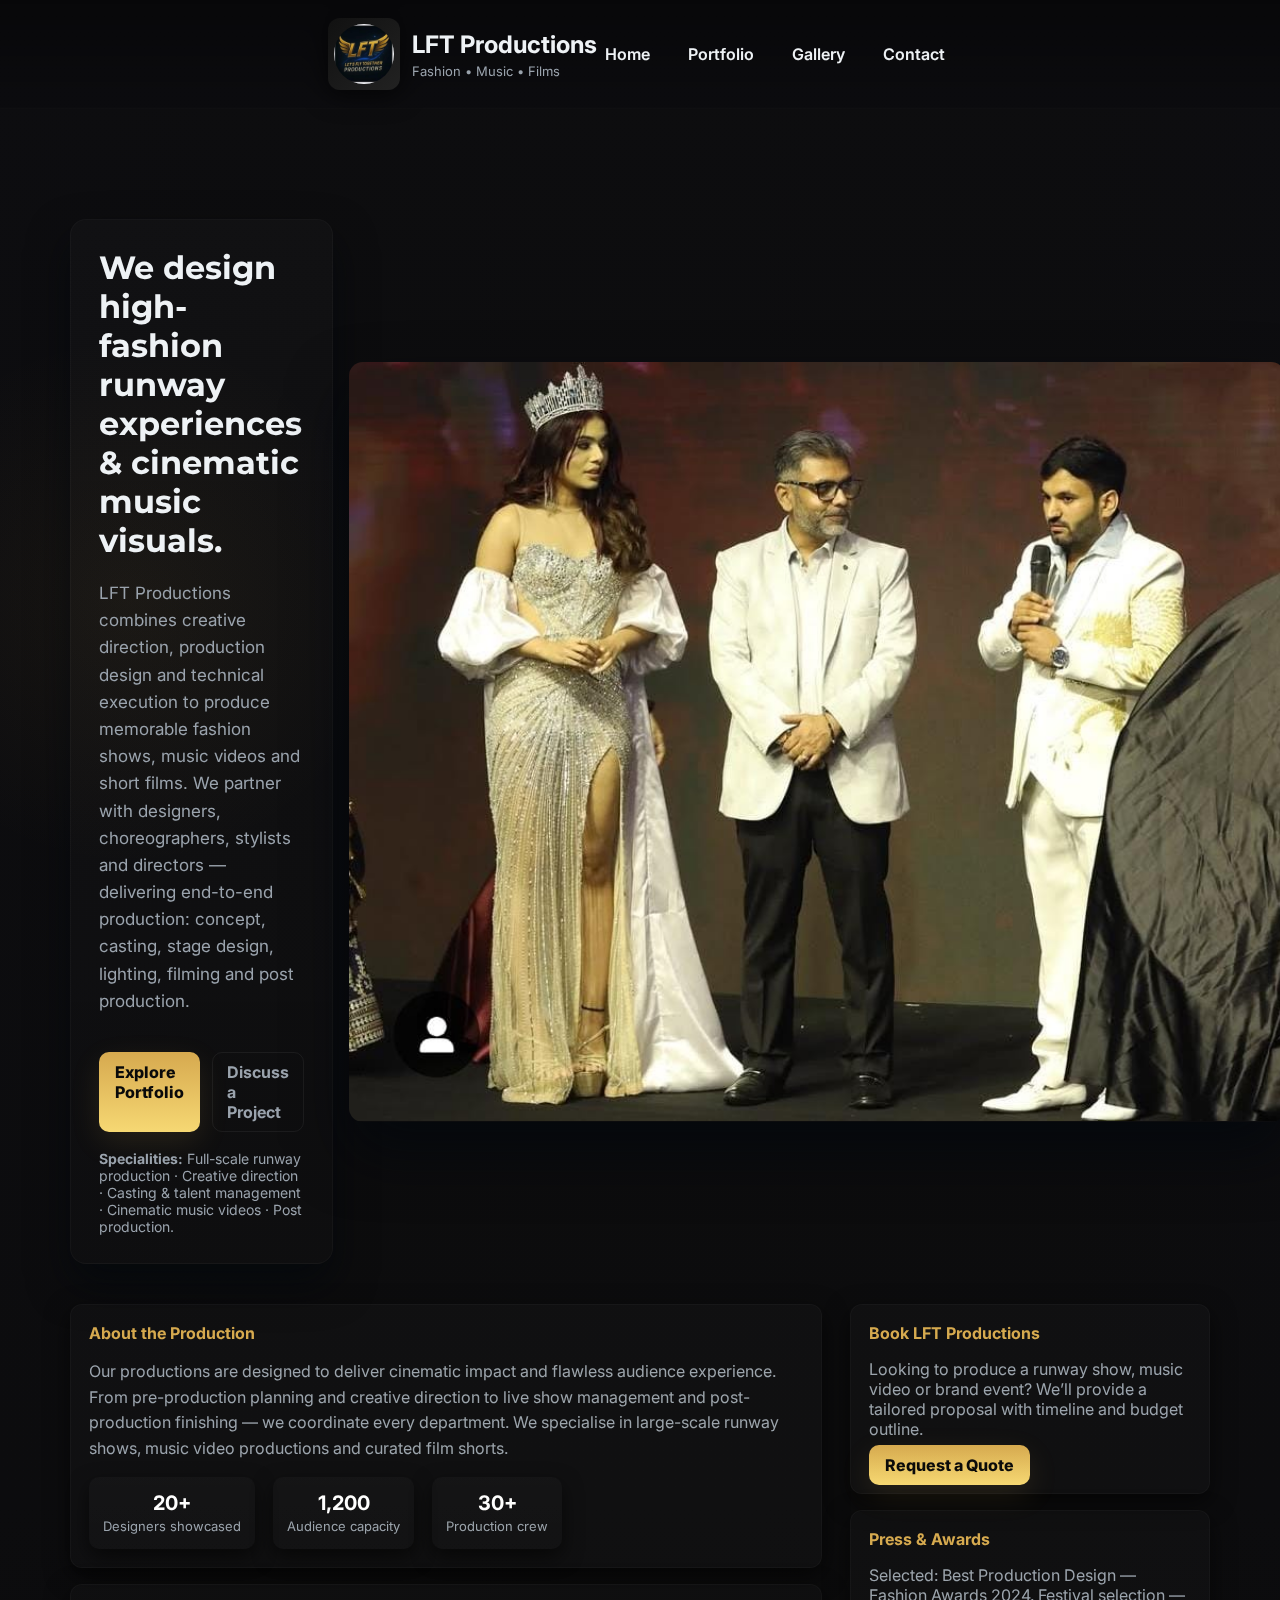
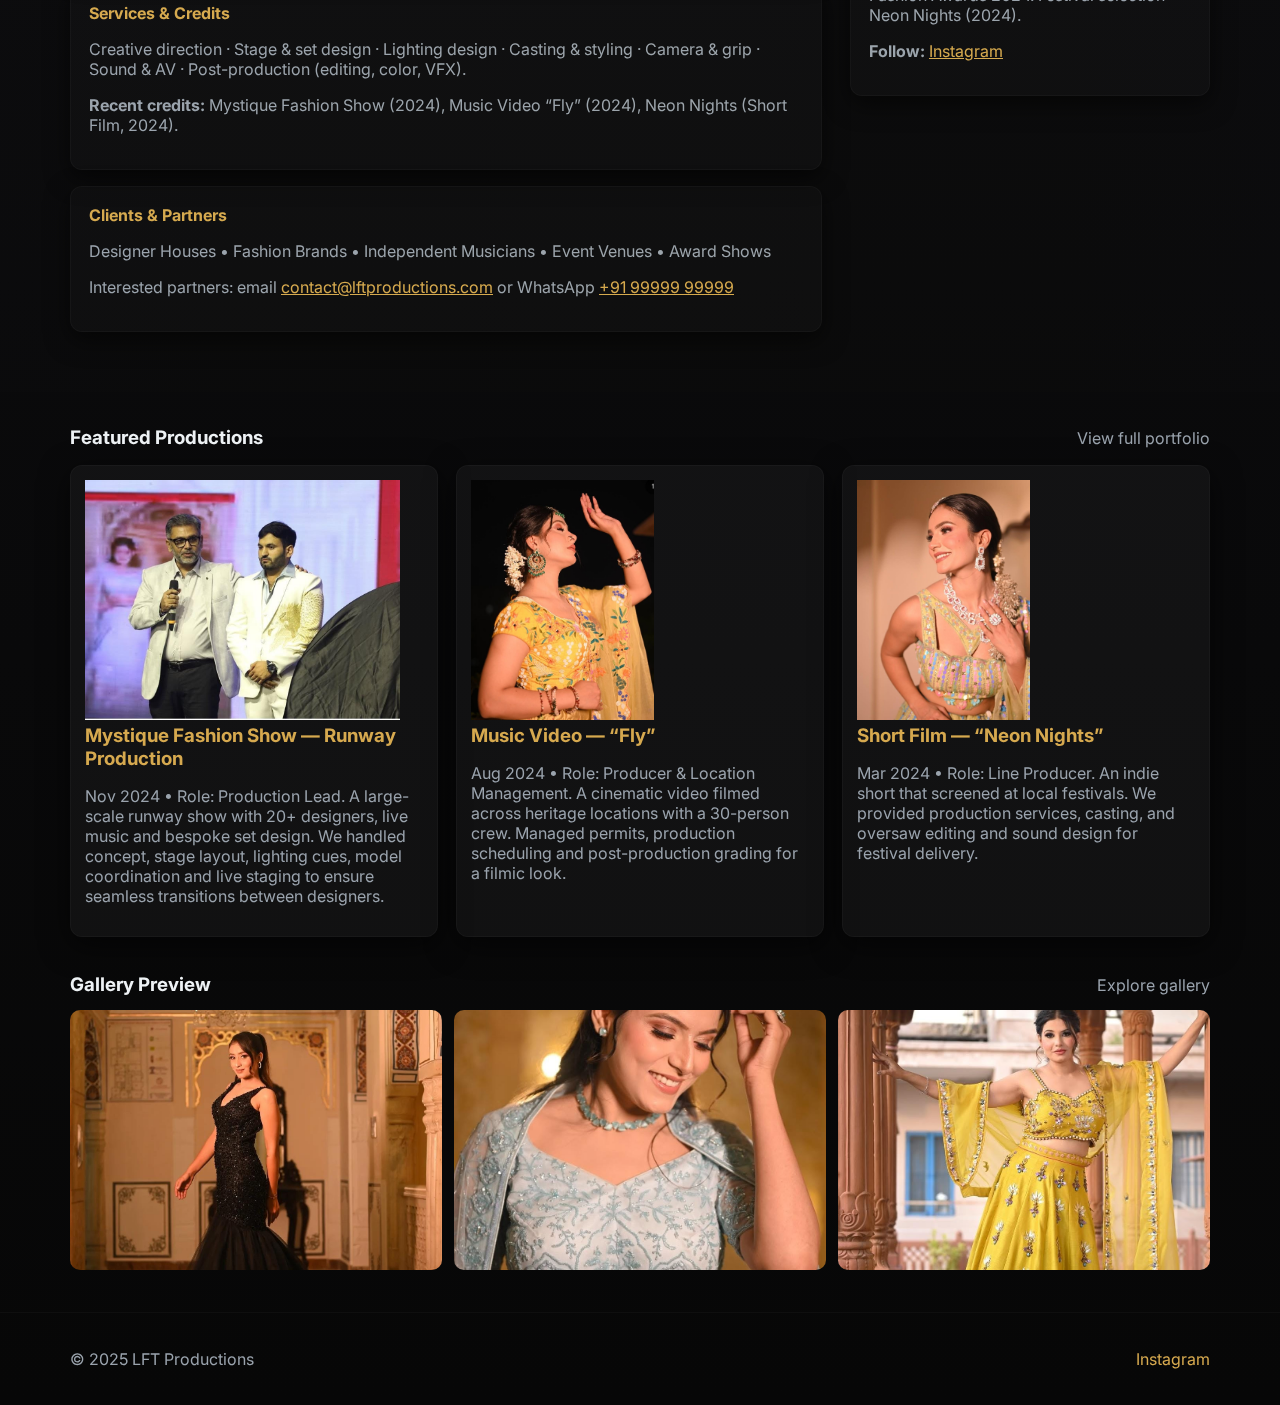
<file: index.html>
<!doctype html>
<html lang="en">
<head>
  <meta charset="utf-8" />
  <meta name="viewport" content="width=device-width,initial-scale=1" />
  <title>LFT Productions — Where Fashion Meets Film</title>
  <link rel="stylesheet" href="styles.css">
  <link href="https://fonts.googleapis.com/css2?family=Montserrat:wght@600;800&family=Inter:wght@300;400;600&display=swap" rel="stylesheet">
  <style>
    .hero-bg{padding:60px 0 50px}
    .hero{display:flex;gap:40px;align-items:stretch;min-height:680px} /* taller hero */
    .hero-card{flex:1;align-self:center;display:flex;flex-direction:column;justify-content:center;padding:34px;border-radius:16px}
    .title h1{font-size:44px}
    .hero-media{flex:0 0 420px;display:flex;align-items:center;justify-content:center;position:relative}
    .hero-media .full-img{
  width:auto;
  height:100%;
  max-height:760px; /* ensures it doesn't overflow on large screens */
  object-fit:contain; /* keep entire people visible */
  border-radius:14px;
  box-shadow: 0 30px 60px rgba(2,6,12,0.65);
  display:block;
}

/* lower details area */
.more-details{margin-top:40px;display:grid;grid-template-columns:1fr 360px;gap:28px;align-items:start}
.detail-cards{display:grid;gap:16px}
.detail-card{background:rgba(255,255,255,0.02);padding:18px;border-radius:12px;border:1px solid rgba(255,255,255,0.03);box-shadow:0 8px 24px rgba(0,0,0,0.6)}
.detail-card h4{color:var(--gold);margin:0 0 8px}
.kpi-row{display:flex;gap:18px;margin-top:14px}
.kpi{background:linear-gradient(180deg,rgba(255,255,255,0.02), rgba(255,255,255,0.01));padding:14px;border-radius:10px;min-width:120px;text-align:center;box-shadow:0 8px 20px rgba(0,0,0,0.6)}
.kpi strong{display:block;font-size:20px;color:#fff}
.kpi span{font-size:13px;color:var(--muted)}

/* responsive tweaks */
@media(max-width:1000px){
  .hero{flex-direction:column;min-height:auto}
  .hero-media{width:100%;flex:unset}
  .hero-media .full-img{height:360px;width:100%;max-height:420px;object-fit:cover}
  .more-details{grid-template-columns:1fr}
}

    /* Page-specific overrides to make hero larger and content feel bigger */
    .hero-bg{padding:110px 0 60px}
    .hero{gap:44px}
    .hero-card{padding:28px;border-radius:16px}
    .title h1{font-size:44px;line-height:1.05}
    .lead{font-size:18px;max-width:100%}
    .hero-media img{height:520px;object-fit:cover;width:100%;display:block;border-radius:14px}
    .grid-3 .card img{height:240px}
    .gallery img{height:260px}
    @media(max-width:1000px){
      .hero-media img{height:320px}
      .title h1{font-size:28px}
    }
  </style>
</head>
<body>
  <header class="topnav">
    <div class="container" style="display:flex;align-items:center;justify-content:space-between">
      <a href="index.html" class="brand" style="display:flex;align-items:center;gap:12px">
        <div class="logo"><img src="8500.jpg" alt="LFT Productions Logo" style="width:60px;height:60px;object-fit:cover;border-radius:50%;" /></div>

        <div class="title">
          <h2 style="margin:0">LFT Productions</h2>
          <p style="margin:4px 0 0;color:#9aa3ad;font-size:13px">Fashion • Music • Films</p>
        </div>
      </a>
      <nav class="navlinks">
        <a href="index.html">Home</a>
        <a href="portfolio.html">Portfolio</a>
        <a href="gallery.html">Gallery</a>
        <a href="contact.html">Contact</a>
      </nav>
    </div>
  </header>

  <section class="hero-bg">
  <div class="container hero">
    <!-- Left: text card (bigger) -->
    <div class="hero-card">
      <h1 style="margin:0 0 10px;font-family:Montserrat">We design high-fashion runway experiences & cinematic music visuals.</h1>
      <p class="lead" style="font-size:17px;line-height:1.6">LFT Productions combines creative direction, production design and technical execution to produce memorable fashion shows, music videos and short films. We partner with designers, choreographers, stylists and directors — delivering end-to-end production: concept, casting, stage design, lighting, filming and post production.</p>

      <div class="ctas" style="margin-top:20px">
        <a class="btn-primary" href="portfolio.html">Explore Portfolio</a>
        <a class="btn-ghost" href="contact.html">Discuss a Project</a>
      </div>

      <div style="margin-top:18px;color:var(--muted);font-size:14px">
        <strong>Specialities:</strong> Full-scale runway production · Creative direction · Casting & talent management · Cinematic music videos · Post production.
      </div>
    </div>

    <!-- Right: full-height image showing all three people -->
    <div class="hero-media">
      <!-- use your uploaded image name (8500.jpg or model1.jpg); keep it tall so all three visible -->
      <img class="full-img" src="model1.jpg" alt="LFT team on stage — full" />
    </div>
  </div>

  <!-- More rich details below the hero -->
  <div class="container more-details">
    <div>
      <div class="detail-cards">
        <div class="detail-card">
          <h4>About the Production</h4>
          <p style="color:var(--muted);line-height:1.6">Our productions are designed to deliver cinematic impact and flawless audience experience. From pre-production planning and creative direction to live show management and post-production finishing — we coordinate every department. We specialise in large-scale runway shows, music video productions and curated film shorts.</p>
          <div class="kpi-row">
            <div class="kpi"><strong>20+</strong><span>Designers showcased</span></div>
            <div class="kpi"><strong>1,200</strong><span>Audience capacity</span></div>
            <div class="kpi"><strong>30+</strong><span>Production crew</span></div>
          </div>
        </div>

        <div class="detail-card">
          <h4>Services & Credits</h4>
          <p style="color:var(--muted)">Creative direction · Stage & set design · Lighting design · Casting & styling · Camera & grip · Sound & AV · Post-production (editing, color, VFX).</p>
          <p style="color:var(--muted);margin-top:8px"><strong>Recent credits:</strong> Mystique Fashion Show (2024), Music Video “Fly” (2024), Neon Nights (Short Film, 2024).</p>
        </div>

        <div class="detail-card">
          <h4>Clients & Partners</h4>
          <p style="color:var(--muted)">Designer Houses • Fashion Brands • Independent Musicians • Event Venues • Award Shows</p>
          <p style="color:var(--muted);margin-top:8px">Interested partners: email <a href="mailto:contact@lftproductions.com" style="color:var(--gold)">contact@lftproductions.com</a> or WhatsApp <a href="https://wa.me/919999999999" style="color:var(--gold)">+91 99999 99999</a></p>
        </div>
      </div>
    </div>

    <!-- Right column: contact card + mini gallery or testimonials -->
    <aside>
      <div class="detail-card" style="margin-bottom:16px">
        <h4>Book LFT Productions</h4>
        <p style="color:var(--muted)">Looking to produce a runway show, music video or brand event? We’ll provide a tailored proposal with timeline and budget outline.</p>
        <div style="margin-top:12px"><a class="btn-primary" href="contact.html">Request a Quote</a></div>
      </div>

      <div class="detail-card">
        <h4>Press & Awards</h4>
        <p style="color:var(--muted)">Selected: Best Production Design — Fashion Awards 2024. Festival selection — Neon Nights (2024).</p>
        <p style="color:var(--muted);margin-top:8px"><strong>Follow:</strong> <a href="https://instagram.com/lftproduction" style="color:var(--gold)">Instagram</a></p>
      </div>
    </aside>
  </div>
</section>


  <main class="container">
    <section class="section">
      <div style="display:flex;justify-content:space-between;align-items:center">
        <h3 style="margin:0">Featured Productions</h3>
        <a href="portfolio.html" style="color:var(--muted);text-decoration:none">View full portfolio</a>
      </div>

      <div class="grid-3" style="margin-top:16px">
        <div class="card">
          <img src="model2.jpg" alt="Mystique Fashion Show">
          <h3>Mystique Fashion Show — Runway Production</h3>
          <p style="color:var(--muted)">Nov 2024 • Role: Production Lead. A large-scale runway show with 20+ designers, live music and bespoke set design. We handled concept, stage layout, lighting cues, model coordination and live staging to ensure seamless transitions between designers.</p>
        </div>

        <div class="card">
          <img src="model3.jpg" alt="Music Video">
          <h3>Music Video — “Fly”</h3>
          <p style="color:var(--muted)">Aug 2024 • Role: Producer & Location Management. A cinematic video filmed across heritage locations with a 30-person crew. Managed permits, production scheduling and post-production grading for a filmic look.</p>
        </div>

        <div class="card">
          <img src="model4.jpg" alt="Short Film">
          <h3>Short Film — “Neon Nights”</h3>
          <p style="color:var(--muted)">Mar 2024 • Role: Line Producer. An indie short that screened at local festivals. We provided production services, casting, and oversaw editing and sound design for festival delivery.</p>
        </div>
      </div>
    </section>

    <section class="section" style="margin-top:36px">
      <div style="display:flex;justify-content:space-between;align-items:center">
        <h3 style="margin:0">Gallery Preview</h3>
        <a href="gallery.html" style="color:var(--muted);text-decoration:none">Explore gallery</a>
      </div>
      <div class="gallery" style="margin-top:14px">
        <img src="model5.jpg" alt="" data-src="model5.jpg">
        <img src="model6.jpg" alt="" data-src="model6.jpg">
        <img src="model7.jpg" alt="" data-src="model7.jpg">
      </div>
    </section>
  </main>

  <footer>
    <div class="container" style="display:flex;justify-content:space-between;align-items:center;flex-wrap:wrap;gap:12px">
      <div style="color:var(--muted)">© 2025 LFT Productions</div>
      <div style="color:var(--muted)"><a href="https://instagram.com/lftproduction" target="_blank" style="color:var(--gold);text-decoration:none">Instagram</a></div>
    </div>
  </footer>

  <div class="modal" id="modal"><div class="media" id="media"></div></div>
<script>
  document.querySelectorAll('.gallery img').forEach(img=>{
    img.addEventListener('click', ()=> {
      const modal = document.getElementById('modal');
      const media = document.getElementById('media');
      media.innerHTML = '<img src="'+img.dataset.src+'" alt="" style="max-width:100%">';
      modal.classList.add('open');
    });
  });
  document.getElementById('modal').addEventListener('click', e=>{ if(e.target.id==='modal') e.target.classList.remove('open')});
</script>
</body>
</html>
</file>
<file: styles.css>
:root{
  --gold: #d6a94f;
  --dark: #0b0b0d;
  --muted:#9aa3ad;
  --bg-dark:#0f1012;
  --glass: rgba(255,255,255,0.04);
  --max-width:1180px;
  font-family: "Inter", system-ui, -apple-system, "Segoe UI", Roboto, "Helvetica Neue", Arial;
}

*{box-sizing:border-box}
body{margin:0;background:
  radial-gradient(circle at 10% 20%, rgba(214,169,79,0.06), transparent 10%),
  linear-gradient(180deg,#0c0c0f 0%, #0b0b0d 50%, #070707 100%);
  color:#eef2f5; -webkit-font-smoothing:antialiased; min-height:100vh;}

.container{max-width:var(--max-width);margin:0 auto;padding:0 20px}

/* Decorative fashion pattern in hero */
.hero-bg{
  position:relative;padding:72px 0 40px;
  overflow:hidden;
}
.hero-bg::before{
  content:"";
  position:absolute;inset:0;
  background-image:
    radial-gradient(circle at 30% 20%, rgba(255,255,255,0.02), transparent 8%),
    linear-gradient(90deg, rgba(255,255,255,0.01), rgba(255,215,0,0.02) 50%, rgba(255,255,255,0.01));
  mix-blend-mode:overlay;
  z-index:0;
}
.hero{
  position:relative;z-index:2;display:flex;gap:28px;align-items:center;justify-content:space-between;
}
.brand{display:flex;align-items:center;gap:14px;text-decoration:none;color:inherit}
.logo{width:72px;height:72px;border-radius:12px;overflow:hidden;background:linear-gradient(135deg,#111,#222);display:flex;align-items:center;justify-content:center;box-shadow:0 6px 24px rgba(0,0,0,0.6)}
.logo img{width:100%;height:100%;object-fit:contain;display:block}

.title h1{font-family:Montserrat,Inter;font-size:30px;margin:0;color:#fff}
.title p{margin:6px 0 0;color:var(--muted)}

/* nav */
.topnav{display:flex;align-items:center;justify-content:space-between;padding:18px 0;background:linear-gradient(180deg, rgba(0,0,0,0.35), rgba(0,0,0,0));position:sticky;top:0;z-index:40;border-bottom:1px solid rgba(255,255,255,0.03)}
.navlinks{display:flex;gap:22px;align-items:center}
.navlinks a{color:#eef2f5;text-decoration:none;font-weight:600;padding:6px 8px;border-radius:8px;transition:all .18s ease}
.navlinks a:hover{background:rgba(255,255,255,0.03);color:var(--gold)}

/* hero card */
.hero-card{background:linear-gradient(180deg, rgba(255,255,255,0.02), rgba(255,255,255,0.01));border-radius:14px;padding:22px;box-shadow:0 20px 40px rgba(2,6,12,0.6);border:1px solid rgba(255,255,255,0.03);max-width:680px}
.lead{color:var(--muted);line-height:1.6;margin-top:10px}

/* ctas */
.ctas{display:flex;gap:12px;margin-top:16px}
.btn-primary{background:linear-gradient(180deg,var(--gold),#f6d873);color:#0a0a0a;padding:10px 16px;border-radius:10px;text-decoration:none;font-weight:800;box-shadow:0 10px 30px rgba(214,169,79,0.12)}
.btn-ghost{border:1px solid rgba(255,255,255,0.06);padding:9px 14px;border-radius:10px;color:var(--muted);text-decoration:none;font-weight:700}

/* grid sections */
.section{margin-top:34px}
.grid-3{display:grid;grid-template-columns:repeat(3,1fr);gap:18px}
.card{background:var(--glass);border-radius:12px;padding:14px;border:1px solid rgba(255,255,255,0.03);box-shadow:0 8px 30px rgba(0,0,0,0.6)}
.card h3{color:var(--gold);margin:0 0 8px}

/* gallery */
.gallery{display:grid;grid-template-columns:repeat(3,1fr);gap:12px}
.gallery img{width:100%;height:220px;object-fit:cover;border-radius:10px;cursor:pointer;transition:transform .25s,box-shadow .25s}
.gallery img:hover{transform:translateY(-8px);box-shadow:0 14px 40px rgba(0,0,0,0.6)}

/* footer */
footer{margin-top:42px;padding:36px 0;text-align:center;color:var(--muted);border-top:1px solid rgba(255,255,255,0.03)}

/* modal */
.modal{position:fixed;inset:0;background:rgba(0,0,0,0.8);display:none;align-items:center;justify-content:center;z-index:60;padding:20px}
.modal.open{display:flex}
.modal .media{max-width:1100px;width:100%;max-height:90vh}
.modal img{width:100%;height:auto;border-radius:10px}

/* responsive */
@media(max-width:1000px){
  .grid-3{grid-template-columns:repeat(2,1fr)}
  .gallery{grid-template-columns:repeat(2,1fr)}
  .hero{flex-direction:column;align-items:flex-start}
}
@media(max-width:600px){
  .grid-3{grid-template-columns:1fr}
  .gallery{grid-template-columns:1fr}
  .title h1{font-size:20px}
  .logo{width:54px;height:54px}
}
</file>
